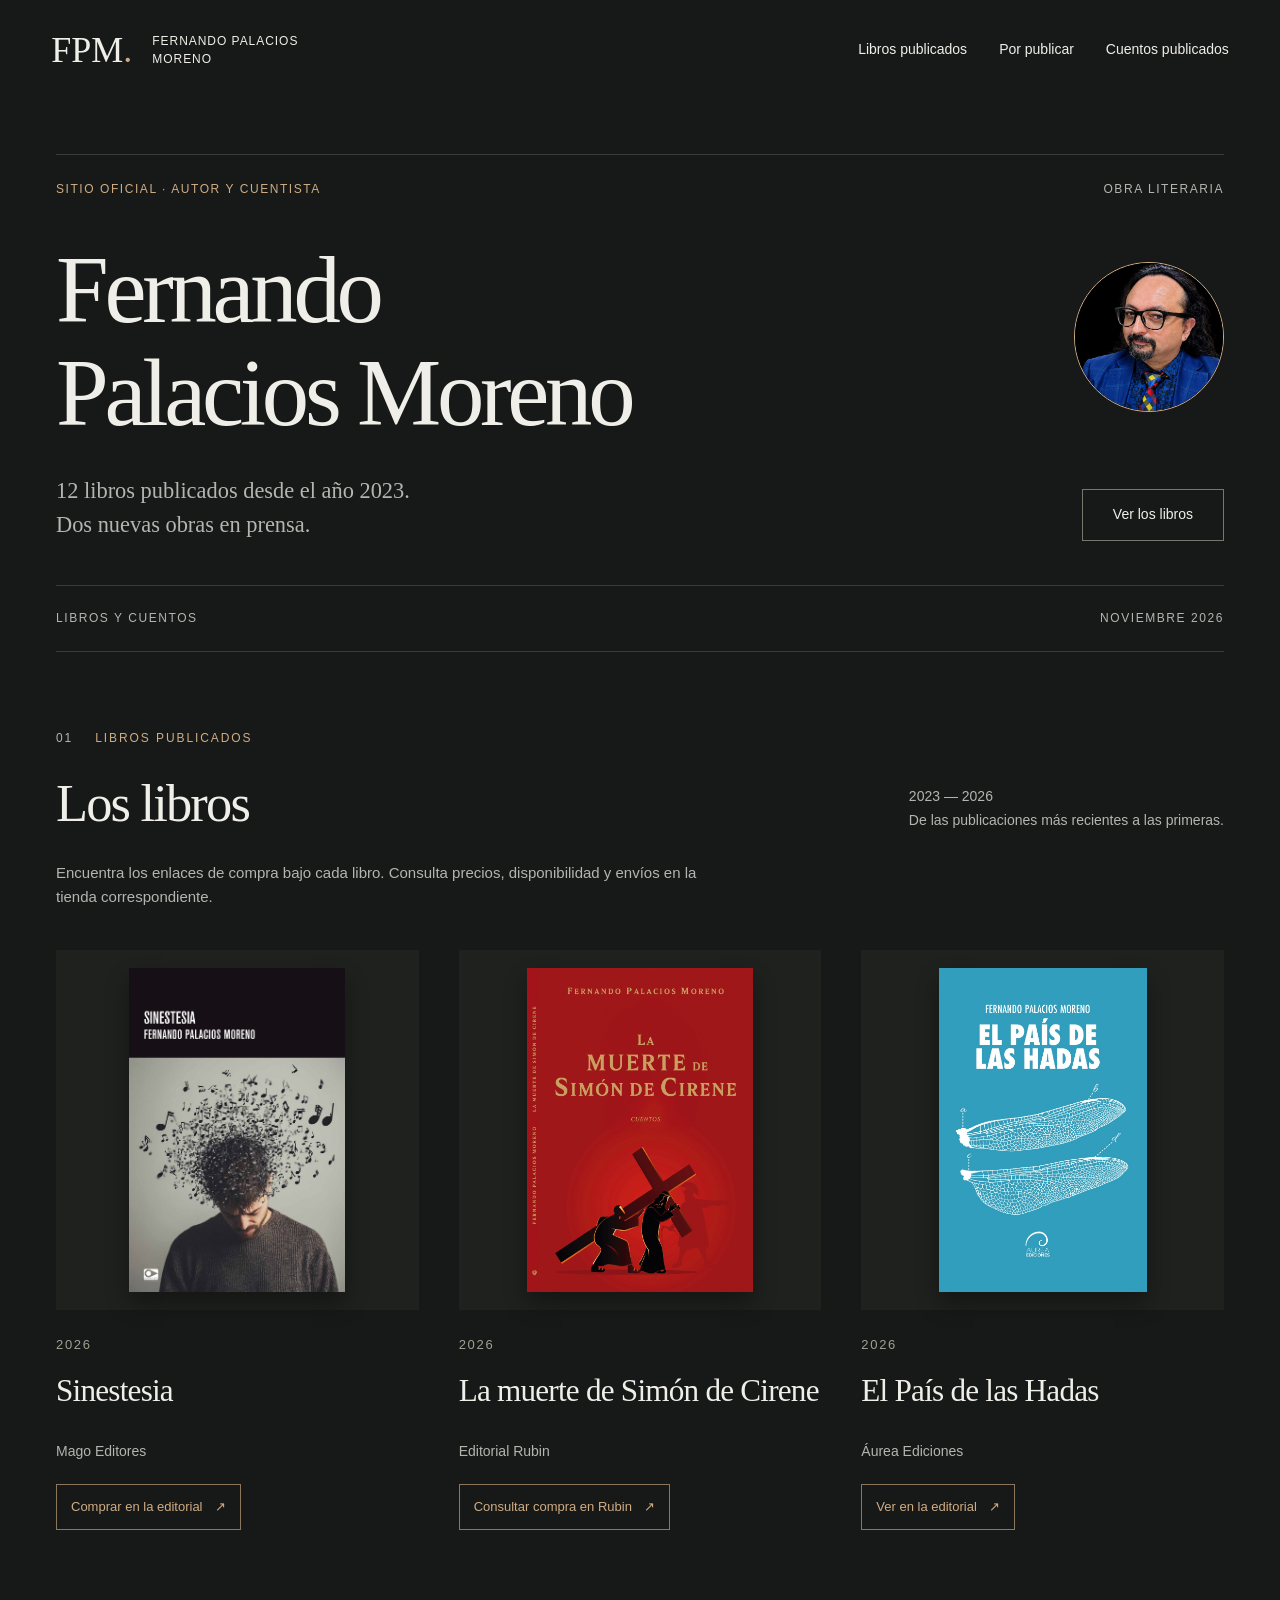
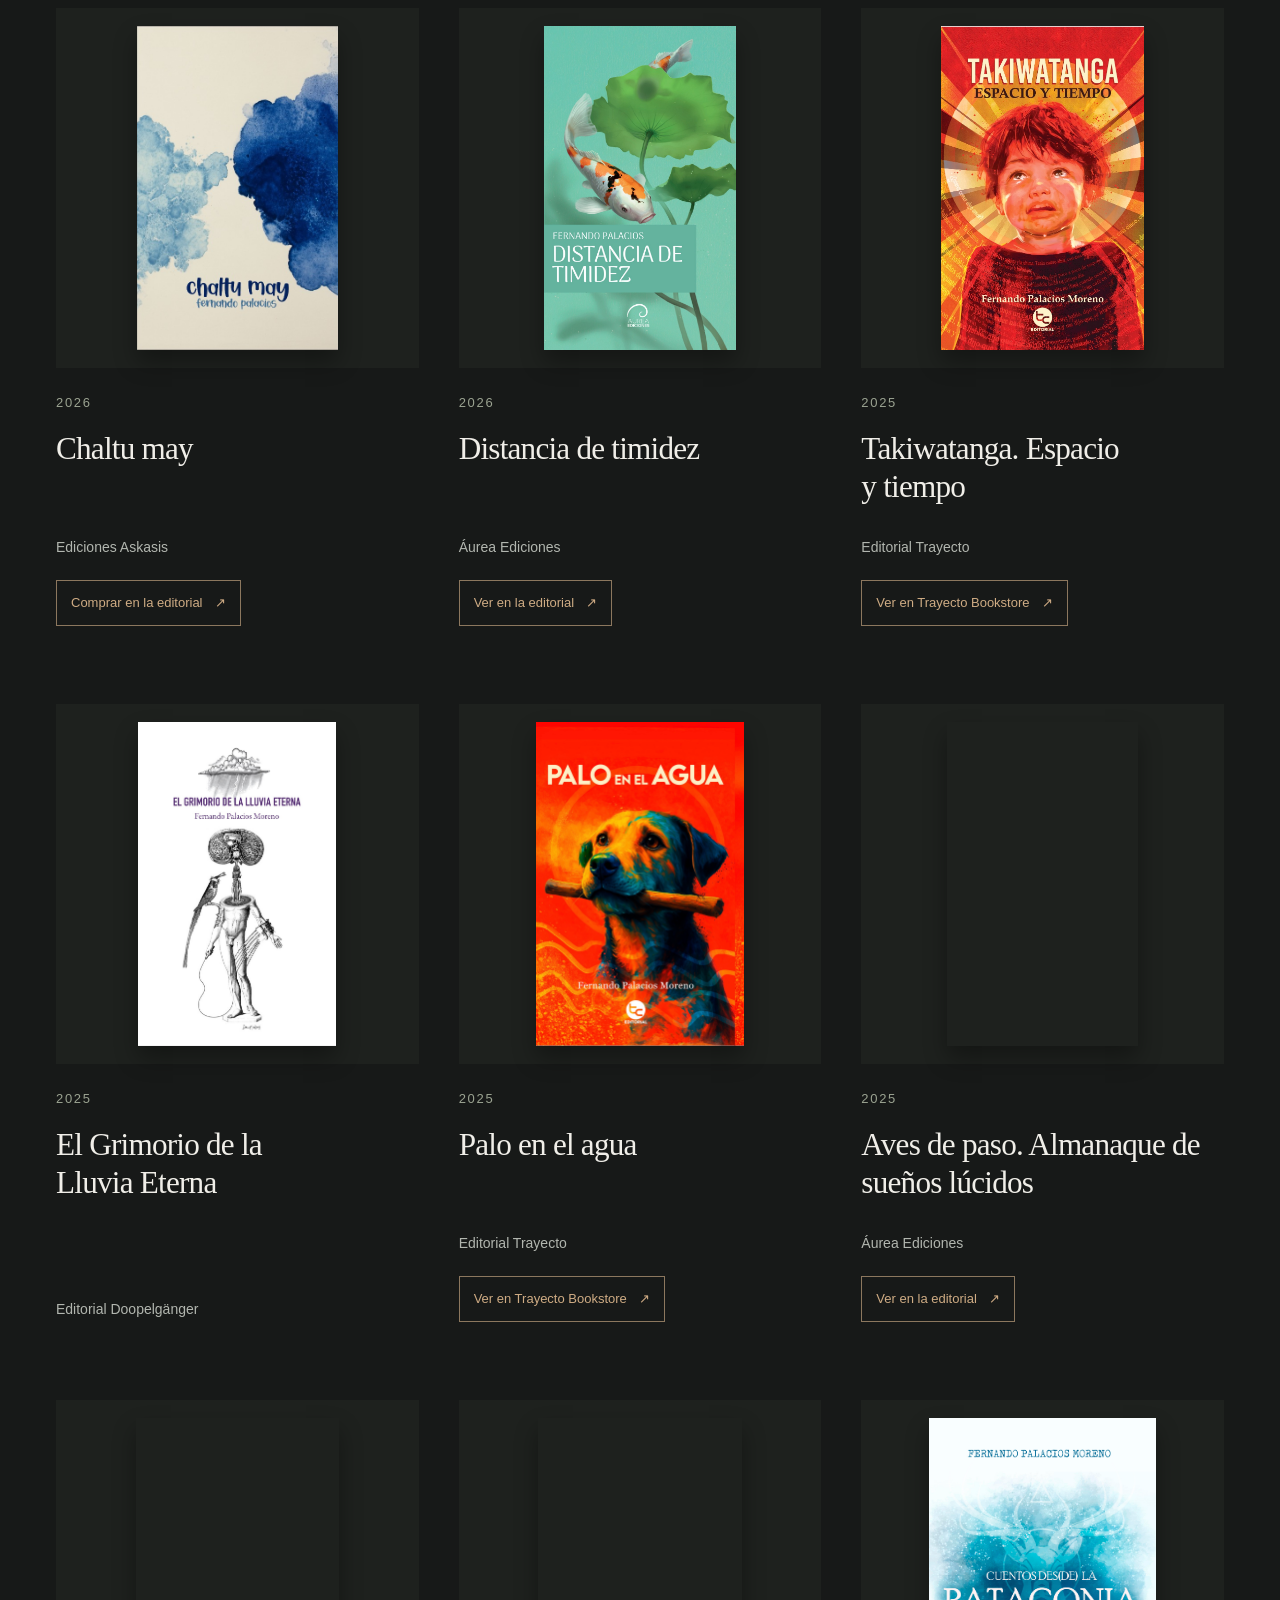
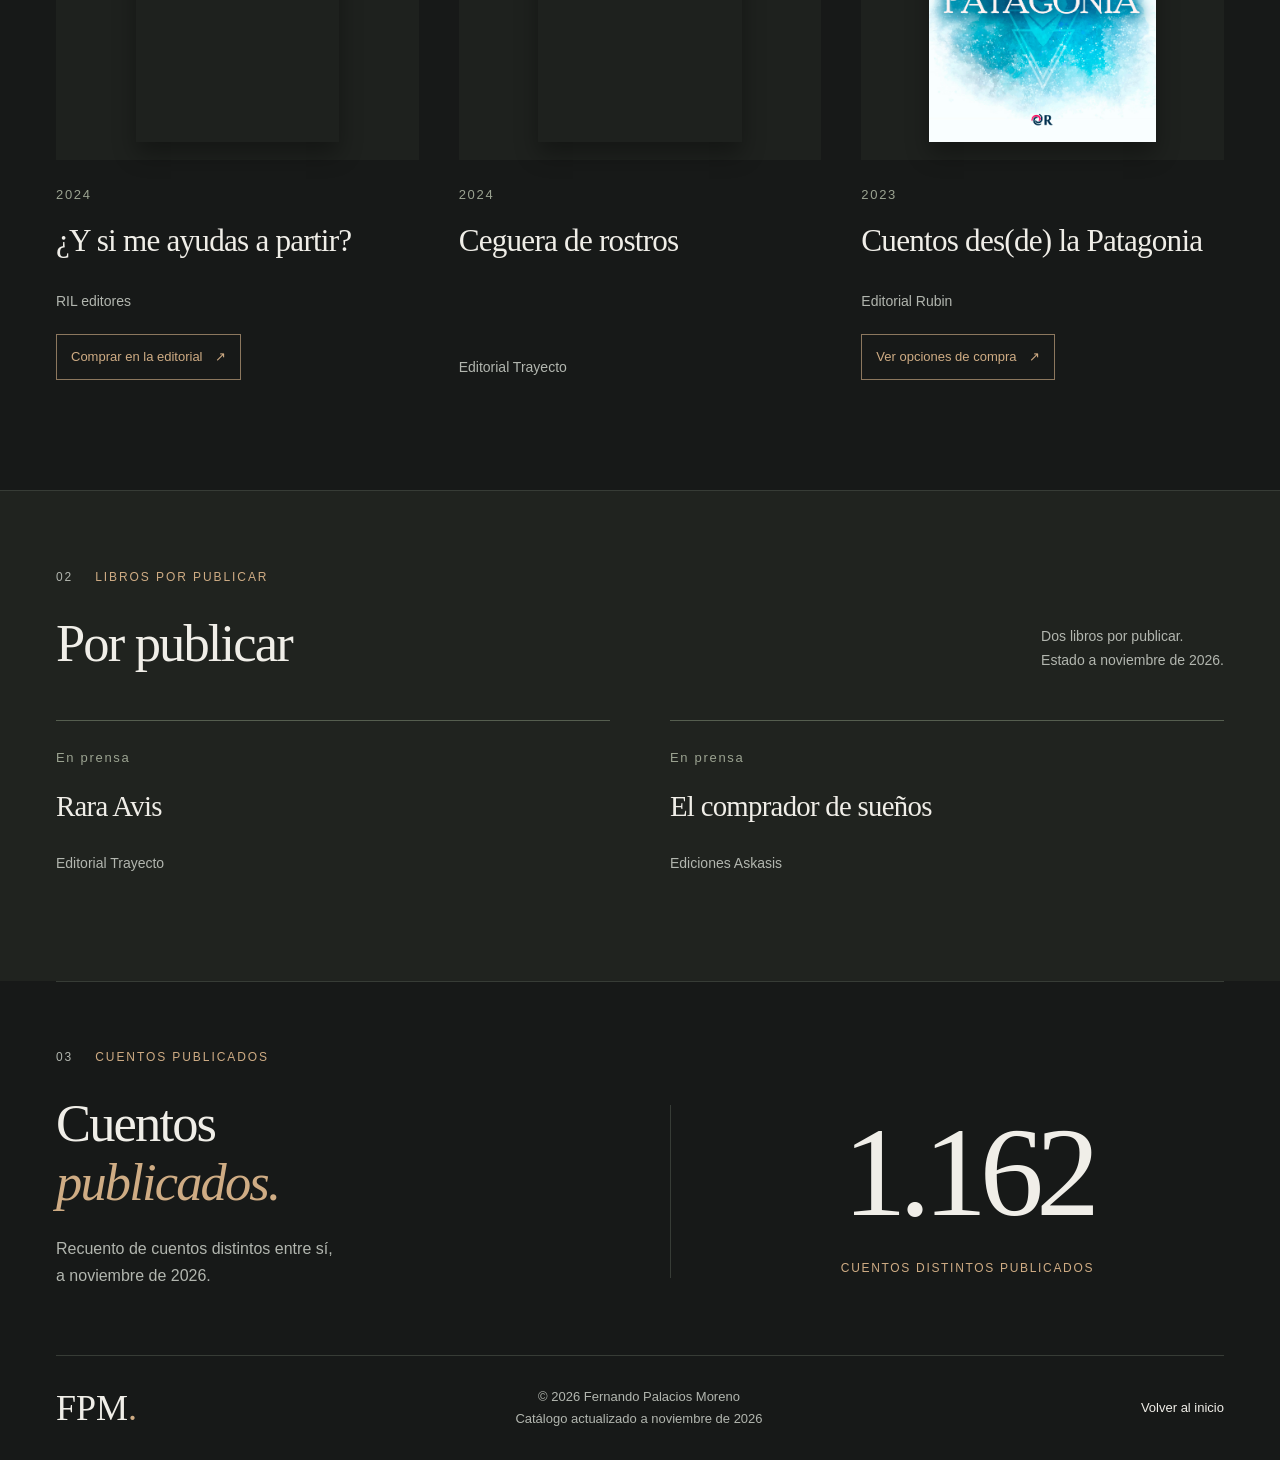
<file: index.html>
<!doctype html>
<html lang="es">
<head>
<meta charset="utf-8">
<meta name="viewport" content="width=device-width, initial-scale=1">
<meta name="theme-color" content="#181a19">
<meta name="description" content="Fernando Palacios Moreno: 12 libros publicados desde el año 2023, 2 libros en prensa y 1.162 cuentos distintos publicados. Catálogo a noviembre de 2026.">
<title>Fernando Palacios Moreno · Autor y cuentista</title>
<link rel="icon" type="image/svg+xml" href="data:image/svg+xml,%3Csvg%20xmlns%3D%22http%3A%2F%2Fwww.w3.org%2F2000%2Fsvg%22%20viewBox%3D%220%200%2048%2048%22%3E%3Crect%20width%3D%2248%22%20height%3D%2248%22%20rx%3D%225%22%20fill%3D%22%23181a19%22%2F%3E%3Ctext%20x%3D%2224%22%20y%3D%2231%22%20text-anchor%3D%22middle%22%20font-family%3D%22Georgia%2Cserif%22%20font-size%3D%2219%22%20fill%3D%22%23d4ad83%22%3EFPM%3C%2Ftext%3E%3C%2Fsvg%3E">
<link rel="stylesheet" href="styles.css?v=enlaces-20261111">
<script src="script.js" defer></script>
</head>
<body>
<a class="skip" href="#contenido">Saltar al contenido</a>
<header class="header"><a class="brand" href="#inicio" aria-label="Fernando Palacios Moreno, inicio">FPM<span class="brand-dot">.</span><span class="brand-label">FERNANDO PALACIOS MORENO</span></a><button class="menu-toggle" type="button" aria-expanded="false" aria-controls="navegacion" hidden>Menú <span aria-hidden="true">☰</span></button><nav id="navegacion" aria-label="Navegación principal"><a href="#publicados">Libros publicados</a><a href="#por-publicar">Por publicar</a><a href="#cuentos">Cuentos publicados</a></nav></header>
<main id="contenido">
<section id="inicio" class="hero wrap" aria-labelledby="titulo"><div class="hero-top"><span class="eyebrow">SITIO OFICIAL · AUTOR Y CUENTISTA</span><span class="edition">OBRA LITERARIA</span></div><div class="author-heading"><div class="author-photo"><img src="assets/retrato-fernando.jpeg" alt="Fernando Palacios Moreno" width="1456" height="1086"></div><h1 id="titulo"><span>Fernando</span><span>Palacios Moreno</span></h1></div><div class="hero-bottom"><p>12 libros publicados desde el año 2023.<br>Dos nuevas obras en prensa.</p><a class="button" href="#publicados">Ver los libros</a></div><div class="hero-foot"><span>LIBROS Y CUENTOS</span><span>NOVIEMBRE 2026</span></div></section>
<section id="publicados" class="section wrap" aria-labelledby="publicados-title"><div class="section-label"><span>01</span> LIBROS PUBLICADOS</div><div class="section-heading"><h2 id="publicados-title">Los libros</h2><p>2023 — 2026<br>De las publicaciones más recientes a las primeras.</p></div><p class="purchase-intro">Encuentra los enlaces de compra bajo cada libro. Consulta precios, disponibilidad y envíos en la tienda correspondiente.</p><div class="catalog-grid"><article class="catalog-card has-cover"><div class="book-art"><img src="assets/sinestesia.jpg" alt="Portada de Sinestesia" width="913" height="1370" loading="lazy" decoding="async"></div><div class="catalog-meta"><span>2026</span></div><h3>Sinestesia</h3><p>Mago Editores</p><div class="book-purchase"><a class="purchase-link" href="https://www.magoeditores.cl/producto/sinestesia/" target="_blank" rel="noopener noreferrer" aria-label="Comprar en la editorial: Sinestesia (abre en otra pestaña)">Comprar en la editorial<span aria-hidden="true"> ↗</span></a></div></article>
<article class="catalog-card has-cover"><div class="book-art"><img src="assets/la-muerte-de-simon-de-cirene-v2.png" alt="Portada de La muerte de Simón de Cirene" width="1654" height="2363" loading="lazy" decoding="async"></div><div class="catalog-meta"><span>2026</span></div><h3>La muerte de Simón de Cirene</h3><p>Editorial Rubin</p><div class="book-purchase"><a class="purchase-link" href="https://rubineditorial.com/nuestros-libros/la-muerte-de-simon-de-cirene/" target="_blank" rel="noopener noreferrer" aria-label="Consultar compra en Rubin: La muerte de Simón de Cirene (abre en otra pestaña)">Consultar compra en Rubin<span aria-hidden="true"> ↗</span></a></div></article>
<article class="catalog-card has-cover"><div class="book-art"><img src="assets/el-pais-de-las-hadas.jpg" alt="Portada de El País de las Hadas" width="817" height="1273" loading="lazy" decoding="async"></div><div class="catalog-meta"><span>2026</span></div><h3>El País de las Hadas</h3><p>Áurea Ediciones</p><div class="book-purchase"><a class="purchase-link" href="https://www.aureaediciones.cl/el-pais-de-las-hadas" target="_blank" rel="noopener noreferrer" aria-label="Ver en la editorial: El País de las Hadas (abre en otra pestaña)">Ver en la editorial<span aria-hidden="true"> ↗</span></a></div></article>
<article class="catalog-card has-cover"><div class="book-art"><div class="front-only" style="--front-ratio:0.618529;--full-width:352.422907%;--spine-offset:-180.396476%"><img src="assets/chaltu-may.jpeg" alt="Portada de Chaltu may" width="1600" height="734" loading="lazy" decoding="async"></div></div><div class="catalog-meta"><span>2026</span></div><h3>Chaltu may</h3><p>Ediciones Askasis</p><div class="book-purchase"><a class="purchase-link" href="https://www.askasis.net/chaltu-may-fernando-palacios-moreno" target="_blank" rel="noopener noreferrer" aria-label="Comprar en la editorial: Chaltu may (abre en otra pestaña)">Comprar en la editorial<span aria-hidden="true"> ↗</span></a></div></article>
<article class="catalog-card has-cover"><div class="book-art"><img src="assets/distancia.jpg" alt="Portada de Distancia de timidez" width="736" height="1246" loading="lazy" decoding="async"></div><div class="catalog-meta"><span>2026</span></div><h3>Distancia de timidez</h3><p>Áurea Ediciones</p><div class="book-purchase"><a class="purchase-link" href="https://www.aureaediciones.cl/distancia-de-timidez" target="_blank" rel="noopener noreferrer" aria-label="Ver en la editorial: Distancia de timidez (abre en otra pestaña)">Ver en la editorial<span aria-hidden="true"> ↗</span></a></div></article>
<article class="catalog-card has-cover"><div class="book-art"><div class="front-only" style="--front-ratio:0.624902;--full-width:109.899749%;--spine-offset:-9.899749%"><img src="assets/takiwatanga.jpg" alt="Portada de Takiwatanga. Espacio y tiempo" width="877" height="1277" loading="lazy" decoding="async"></div></div><div class="catalog-meta"><span>2025</span></div><h3>Takiwatanga. Espacio y tiempo</h3><p>Editorial Trayecto</p><div class="book-purchase"><a class="purchase-link" href="https://www.trayectobookstore.cl/takiwatanga" target="_blank" rel="noopener noreferrer" aria-label="Ver en Trayecto Bookstore: Takiwatanga. Espacio y tiempo (abre en otra pestaña)">Ver en Trayecto Bookstore<span aria-hidden="true"> ↗</span></a></div></article>
<article class="catalog-card has-cover"><div class="book-art"><img src="assets/grimorio.jpg" alt="Portada de El Grimorio de la Lluvia Eterna" width="814" height="1333" loading="lazy" decoding="async"></div><div class="catalog-meta"><span>2025</span></div><h3>El Grimorio de la Lluvia Eterna</h3><p>Editorial Doopelgänger</p><!-- EDITAR: añadir aquí una portada autorizada o un enlace real de este libro. --></article>
<article class="catalog-card has-cover"><div class="book-art"><div class="front-only" style="--front-ratio:0.644080;--full-width:109.876543%;--spine-offset:-9.876543%"><img src="assets/palo-en-el-agua.jpg" alt="Portada de Palo en el agua" width="1840" height="2600" loading="lazy" decoding="async"></div></div><div class="catalog-meta"><span>2025</span></div><h3>Palo en el agua</h3><p>Editorial Trayecto</p><div class="book-purchase"><a class="purchase-link" href="https://www.trayectobookstore.cl/palo-en-el-agua" target="_blank" rel="noopener noreferrer" aria-label="Ver en Trayecto Bookstore: Palo en el agua (abre en otra pestaña)">Ver en Trayecto Bookstore<span aria-hidden="true"> ↗</span></a></div></article>
<article class="catalog-card has-cover"><div class="book-art"><img src="assets/aves.jpg" alt="Portada de Aves de paso. Almanaque de sueños lúcidos" width="844" height="1429" loading="lazy" decoding="async"></div><div class="catalog-meta"><span>2025</span></div><h3>Aves de paso. Almanaque de sueños lúcidos</h3><p>Áurea Ediciones</p><div class="book-purchase"><a class="purchase-link" href="https://www.aureaediciones.cl/aves-de-paso-almanaque-de-suenos-lucidos" target="_blank" rel="noopener noreferrer" aria-label="Ver en la editorial: Aves de paso. Almanaque de sueños lúcidos (abre en otra pestaña)">Ver en la editorial<span aria-hidden="true"> ↗</span></a></div></article>
<article class="catalog-card has-cover"><div class="book-art"><img src="assets/partir.jpg" alt="Portada de ¿Y si me ayudas a partir?" width="851" height="1361" loading="lazy" decoding="async"></div><div class="catalog-meta"><span>2024</span></div><h3>¿Y si me ayudas a partir?</h3><p>RIL editores</p><div class="book-purchase"><a class="purchase-link" href="https://rileditores.com/producto/y-si-me-ayudas-a-partir/" target="_blank" rel="noopener noreferrer" aria-label="Comprar en la editorial: ¿Y si me ayudas a partir? (abre en otra pestaña)">Comprar en la editorial<span aria-hidden="true"> ↗</span></a></div></article>
<article class="catalog-card has-cover"><div class="book-art"><div class="front-only" style="--front-ratio:0.632573;--full-width:114.303483%;--spine-offset:-14.303483%"><img src="assets/ceguera.jpg" alt="Portada de Ceguera de rostros" width="919" height="1271" loading="lazy" decoding="async"></div></div><div class="catalog-meta"><span>2024</span></div><h3>Ceguera de rostros</h3><p>Editorial Trayecto</p><!-- EDITAR: añadir aquí una portada autorizada o un enlace real de este libro. --></article>
<article class="catalog-card has-cover"><div class="book-art"><img src="assets/patagonia.jpg" alt="Portada de Cuentos des(de) la Patagonia" width="1102" height="1575" loading="lazy" decoding="async"></div><div class="catalog-meta"><span>2023</span></div><h3>Cuentos des(de) la Patagonia</h3><p>Editorial Rubin</p><div class="book-purchase"><a class="purchase-link" href="https://rubineditorial.com/nuestros-libros/cuentos-desde-la-patagonia/" target="_blank" rel="noopener noreferrer" aria-label="Ver opciones de compra: Cuentos des(de) la Patagonia (abre en otra pestaña)">Ver opciones de compra<span aria-hidden="true"> ↗</span></a></div></article></div></section>
<section id="por-publicar" class="section reading-section" aria-labelledby="proximos-title"><div class="wrap"><div class="section-label"><span>02</span> LIBROS POR PUBLICAR</div><div class="section-heading"><h2 id="proximos-title">Por publicar</h2><p>Dos libros por publicar.<br>Estado a noviembre de 2026.</p></div><div class="catalog-grid upcoming">
<article class="catalog-card"><div class="catalog-meta"><span>En prensa</span></div><h3>Rara Avis</h3><p>Editorial Trayecto</p><!-- EDITAR: añadir aquí una portada autorizada o un enlace real de este libro. --></article>


<article class="catalog-card"><div class="catalog-meta"><span>En prensa</span></div><h3>El comprador de sueños</h3><p>Ediciones Askasis</p><!-- EDITAR: añadir aquí una portada autorizada o un enlace real de este libro. --></article></div></div></section>
<section id="cuentos" class="section wrap count-section" aria-labelledby="cuentos-title"><div class="section-label"><span>03</span> CUENTOS PUBLICADOS</div><div class="count-layout"><div><h2 id="cuentos-title">Cuentos<br><em>publicados.</em></h2><p>Recuento de cuentos distintos entre sí,<br>a noviembre de 2026.</p></div><div class="story-total"><strong>1.162</strong><span>CUENTOS DISTINTOS PUBLICADOS</span></div></div><!-- EDITAR: actualizar cifra y fecha juntas cuando se confirme un nuevo recuento. --></section>
</main><footer class="footer wrap"><a class="brand" href="#inicio" aria-label="Volver al inicio">FPM<span class="brand-dot">.</span></a><p>© <span id="year">2026</span> Fernando Palacios Moreno<br><span>Catálogo actualizado a noviembre de 2026</span></p><a href="#inicio">Volver al inicio</a></footer></body></html>
</file>
<file: styles.css>
:root{color-scheme:dark;--bg:#171918;--panel:#1e211f;--ink:#f0eee8;--muted:#b2b6af;--accent:#cfac84;--line:#373c36;--serif:Georgia,'Times New Roman',serif;--sans:Arial,Helvetica,sans-serif}
*{box-sizing:border-box}html{scroll-behavior:smooth;scroll-padding-top:32px}body{margin:0;background:var(--bg);color:var(--ink);font:1rem/1.7 var(--sans);-webkit-font-smoothing:antialiased}a{color:inherit;text-decoration:none}a:hover{color:var(--accent)}button{font:inherit}a:focus-visible,button:focus-visible{outline:2px solid var(--accent);outline-offset:6px}.wrap{width:min(1180px,calc(100% - 112px));margin-inline:auto}.skip{position:fixed;top:-100px;left:20px;z-index:30;background:var(--ink);color:var(--bg);padding:10px 20px}.skip:focus{top:12px}
.header{min-height:100px;border-bottom:1px solid var(--line);display:flex;align-items:center;justify-content:space-between;gap:32px;padding:22px max(4%,calc((100% - 1300px)/2))}.brand{display:flex;align-items:center;font:2.25rem/1 var(--serif)}.brand-dot{color:var(--accent)}.brand-label{font:.75rem/1.5 var(--sans);letter-spacing:.12em;max-width:175px;margin-left:20px}.header nav{display:flex;gap:32px;flex-wrap:wrap}.header nav a{font-size:.875rem;padding:8px 0;border-bottom:1px solid transparent;transition:border-color .2s,color .2s}.header nav a:hover{border-color:var(--accent)}.menu-toggle{color:var(--ink);background:transparent;border:1px solid var(--line);padding:8px 14px;cursor:pointer}
.hero{padding-top:76px}.hero-top,.hero-bottom,.hero-foot{display:flex;align-items:center;justify-content:space-between;gap:24px}.eyebrow,.edition,.section-label,.hero-foot{font-size:.75rem;letter-spacing:.13em}.eyebrow,.section-label{color:var(--accent)}.edition{color:var(--muted)}h1,h2,h3,p{margin:0}h1{font:clamp(3.75rem,8.3vw,7.75rem)/1.08 var(--serif);letter-spacing:-.045em;margin:48px 0 38px;color:var(--ink);text-wrap:balance}h1 em,h1 span{color:inherit;font-style:normal}em{font-weight:400;color:var(--accent)}p{color:var(--muted)}.hero-bottom p{font-size:1.125rem}.button{display:inline-flex;justify-content:center;align-items:center;min-height:50px;padding:13px 28px;background:var(--accent);color:var(--bg);border:1px solid var(--accent);font-size:.875rem;transition:background .2s,color .2s}.button:hover{background:transparent;color:var(--ink)}.hero-foot{margin-top:64px;border-top:1px solid var(--line);padding:22px 0;color:var(--muted)}
.section{padding-block:96px;border-top:1px solid var(--line)}.section-label{display:flex;gap:22px;margin-bottom:34px}.section-label>span{color:var(--muted);font-variant-numeric:tabular-nums}.section-heading{display:flex;justify-content:space-between;gap:36px;align-items:end;margin-bottom:46px}.section-heading>p{max-width:370px}h2{font:clamp(2.5rem,4.1vw,3.75rem)/1.12 var(--serif);letter-spacing:-.035em;text-wrap:balance}h3{font:1.75rem/1.25 var(--serif)}
.catalog-grid{display:grid;grid-template-columns:repeat(3,minmax(0,1fr));gap:22px}.catalog-card{display:flex;flex-direction:column;min-width:0;min-height:270px;padding:30px;background:var(--panel);border:1px solid var(--line);border-top-color:#737b6b}.catalog-meta{display:flex;justify-content:space-between;gap:15px;font-size:.8125rem;color:var(--accent);letter-spacing:.08em;font-variant-numeric:tabular-nums}.catalog-meta span:last-child{color:#9bA391}.catalog-card h3{margin:30px 0 30px;overflow-wrap:break-word;text-wrap:pretty;letter-spacing:-.015em}.catalog-card p{font-size:.875rem;margin-top:auto;padding-top:18px;border-top:1px solid var(--line)}.catalog-card img{display:block;max-width:100%;height:auto;margin-block:20px}.reading-section{background:#20241f}.upcoming{grid-template-columns:repeat(2,minmax(0,1fr));gap:0 48px}.upcoming .catalog-card{background:transparent;border:0;border-top:1px solid #555e4f;min-height:215px;padding:26px 0 30px}.upcoming .catalog-card h3{margin:20px 0}.upcoming .catalog-card p{border:0;padding:0}
.count-layout{display:grid;grid-template-columns:1fr 1fr;gap:60px;align-items:center}.count-layout p{margin-top:24px}.story-total{display:flex;flex-direction:column;text-align:center;border-left:1px solid var(--line);padding-left:40px}.story-total strong{font:clamp(7rem,13vw,11rem)/1.05 var(--serif);letter-spacing:-.06em;color:var(--ink)}.story-total span{font-size:.75rem;letter-spacing:.14em;color:var(--accent);margin-top:18px}.footer{display:flex;align-items:center;justify-content:space-between;gap:30px;padding-block:35px;border-top:1px solid var(--line)}.footer p{font-size:.8125rem;text-align:center}.footer p span{color:var(--muted)}.footer>a:last-child{font-size:.8125rem}
@media(min-width:901px){.menu-toggle{display:none}}
@media(max-width:1050px){.wrap{width:calc(100% - 72px)}.header nav{gap:22px}.brand-label{max-width:140px}.catalog-card{padding:24px}.catalog-card h3{font-size:1.625rem}}
@media(max-width:900px){.header{flex-wrap:wrap;padding-inline:36px}.header nav{width:100%;padding-top:14px;gap:16px 28px}.header nav[data-collapsed="true"]{display:none}.hero{padding-top:50px}.hero-top{flex-wrap:wrap}h1{font-size:clamp(3.4rem,8.4vw,5.5rem)}.section{padding-block:72px}.catalog-grid{grid-template-columns:repeat(2,minmax(0,1fr))}.upcoming{gap:0 32px}.count-layout{gap:32px}.story-total{padding-left:25px}}
@media(max-width:600px){.wrap{width:calc(100% - 40px)}.header{padding:20px;min-height:84px;gap:16px}.brand{font-size:2rem}.brand-label{font-size:.75rem;max-width:155px;margin-left:12px}.hero{padding-top:36px}.hero-top{gap:12px}.edition,.eyebrow{font-size:.75rem;letter-spacing:.09em}h1{font-size:clamp(2.5rem,10.1vw,3.8rem);line-height:1.12;margin:36px 0 28px}.hero-bottom{align-items:start;flex-direction:column;gap:22px}.hero-bottom p{font-size:1rem}.hero-foot{margin-top:40px;flex-wrap:wrap;gap:12px;font-size:.75rem;letter-spacing:.07em}.section{padding-block:50px}.section-label{margin-bottom:26px;letter-spacing:.1em}.section-heading{align-items:start;flex-direction:column;gap:18px;margin-bottom:30px}h2{font-size:2.5rem}.catalog-grid,.count-layout{grid-template-columns:1fr}.catalog-card{min-height:225px;padding:24px}.catalog-card h3{font-size:1.75rem;margin:24px 0}.upcoming{gap:0}.upcoming .catalog-card{min-height:190px}.count-layout{gap:32px}.story-total{text-align:left;border-left:0;border-top:1px solid var(--line);padding:28px 0 0}.story-total strong{font-size:7rem}.footer{flex-wrap:wrap;gap:20px}.footer p{text-align:left;flex:1;font-size:.75rem}.footer>a:last-child{width:100%;border-top:1px solid var(--line);padding-top:16px}}
@media(prefers-reduced-motion:reduce){html{scroll-behavior:auto}*{transition:none!important}}

/* Dirección editorial: nombre, obra reciente y bibliografía. */
.header{max-width:1440px;margin-inline:auto;border-bottom:0;padding-block:26px}
.brand-label{letter-spacing:.08em}.hero{padding-top:54px}.hero-top{padding-top:24px;border-top:1px solid var(--line)}
h1{font-size:clamp(3.2rem,7.4vw,6.7rem);line-height:1.08;letter-spacing:-.045em;margin:40px 0 30px}h1 span{display:block;color:var(--ink)}
.hero-bottom{align-items:end}.hero-bottom p{font-family:var(--serif);font-size:1.4rem;line-height:1.5}.button{background:transparent;color:var(--ink);border-color:#71796b;padding-inline:30px}.button:hover{background:var(--ink);color:var(--bg);border-color:var(--ink)}
.hero-foot{margin-top:44px}.section{padding-block:76px}.section-label{font-size:.75rem;letter-spacing:.16em;margin-bottom:26px}.section-heading{margin-bottom:48px}.section-heading>p{font-size:.875rem}.catalog-grid{gap:0 42px}.catalog-card{border:0;border-top:1px solid #68725f;background:transparent;min-height:245px;padding:25px 0 34px}.catalog-card h3{font-size:1.95rem;margin:23px 0 30px;line-height:1.22;letter-spacing:-.025em}.catalog-card p{padding-top:0;border-top:0}.catalog-meta{font-size:.8125rem;letter-spacing:.13em}.reading-section{background:#20231f}.upcoming{column-gap:60px}.upcoming .catalog-card{min-height:185px}.upcoming .catalog-card h3{font-size:1.8rem}.count-section{padding-block:65px}.story-total strong{font-size:clamp(6rem,10vw,9rem)}.footer{padding-block:30px}
@media(max-width:900px){.catalog-grid{column-gap:30px}.hero{padding-top:22px}.header{padding-block:20px}.section{padding-block:60px}}
@media(max-width:600px){.hero{padding-top:12px}.hero-top{padding-top:22px}.hero-top .edition{display:none}h1{font-size:clamp(2.4rem,10vw,3.8rem);margin:30px 0 25px}.hero-bottom{align-items:start}.hero-bottom p{font-size:1.2rem}.hero-foot{margin-top:30px}.section{padding-block:46px}.section-heading{margin-bottom:30px}.catalog-card{min-height:185px;padding:24px 0 28px}.catalog-card h3{font-size:1.8rem;margin:17px 0 22px}.upcoming .catalog-card{min-height:170px}.upcoming .catalog-card h3{font-size:1.65rem}.story-total strong{font-size:7rem}}

/* Portadas originales aportadas por el autor. */
#publicados .catalog-grid{gap:44px 40px}#publicados .catalog-card{border-top:0;padding-top:0;justify-content:flex-start}#publicados .catalog-card p{margin-top:auto}.book-art{height:360px;display:flex;align-items:center;justify-content:center;margin-bottom:24px;background:#1e211e;padding:18px}.book-art img{display:block;width:auto;max-width:100%;height:auto;max-height:100%;object-fit:contain;margin:0;box-shadow:0 12px 22px #0005}.missing-cover{border:1px solid var(--line);background:transparent;color:var(--muted);font-size:.8125rem;letter-spacing:.03em}.catalog-card h3{margin-top:16px}
@media(max-width:1050px){.book-art{height:310px;padding:14px}}
@media(max-width:600px){#publicados .catalog-grid{gap:26px}.book-art{height:390px;padding:20px}.catalog-card h3{margin-bottom:18px}}

/* Oculta exclusivamente el lomo incluido en tres archivos originales. */
.book-art .front-only{position:relative;height:100%;aspect-ratio:var(--front-ratio);max-width:100%;overflow:hidden;box-shadow:0 12px 22px #0005}
.book-art .front-only img{position:absolute;top:0;left:var(--spine-offset);width:var(--full-width);max-width:none;height:100%;max-height:none;object-fit:fill;margin:0;box-shadow:none}

/* Portada de un libro aún en prensa. */
.upcoming .upcoming-with-cover{grid-column:1/-1;display:grid;grid-template-columns:240px minmax(0,1fr);gap:36px;align-items:center}.upcoming-with-cover .book-art{height:330px;margin:0;padding:12px}.upcoming-book-info{min-width:0}
@media(max-width:600px){.upcoming .upcoming-with-cover{grid-template-columns:1fr;gap:22px}.upcoming-with-cover .book-art{height:390px}}

/* Vista previa del retrato: no modifica el sitio original. */
.author-heading{display:flex;align-items:center;justify-content:space-between;gap:40px}.author-heading h1{order:0;min-width:0;font-size:clamp(3.2rem,7.4vw,6.7rem)}.author-photo{order:1;position:relative;flex:0 0 150px;width:150px;height:150px;border-radius:50%;overflow:hidden;border:1px solid var(--accent)}.author-photo img{position:absolute;max-width:none;width:225px;height:auto;left:-37.5px;top:-6px}
@media(max-width:900px){.author-heading{gap:22px}.author-heading h1{font-size:clamp(2.8rem,6.6vw,5rem)}}
@media(max-width:600px){.author-heading{flex-direction:column;align-items:stretch;gap:0;padding-top:26px}.author-photo{order:0;align-self:center;flex:0 0 110px;width:110px;height:110px}.author-photo img{width:165px;left:-27.5px;top:-4px}.author-heading h1{order:1;font-size:clamp(2.4rem,10vw,3.8rem);margin-top:30px}}

/* Enlaces de compra comprobados el 11 de noviembre de 2026. */
.purchase-intro{max-width:670px;margin:-20px 0 40px;font-size:.9375rem;line-height:1.65}
.book-purchase{padding-top:20px}
.purchase-link{display:inline-flex;align-items:center;justify-content:space-between;gap:12px;min-height:46px;max-width:100%;padding:10px 14px;border:1px solid #8c775e;color:var(--accent);font-size:.8125rem;line-height:1.45;transition:background .2s,color .2s,border-color .2s}
.purchase-link:hover{background:var(--accent);color:var(--bg);border-color:var(--accent)}
.purchase-link:focus-visible{outline:2px solid var(--ink);outline-offset:4px}
@media(max-width:600px){.purchase-intro{margin:0 0 32px}.purchase-link{min-height:48px}}
</file>
